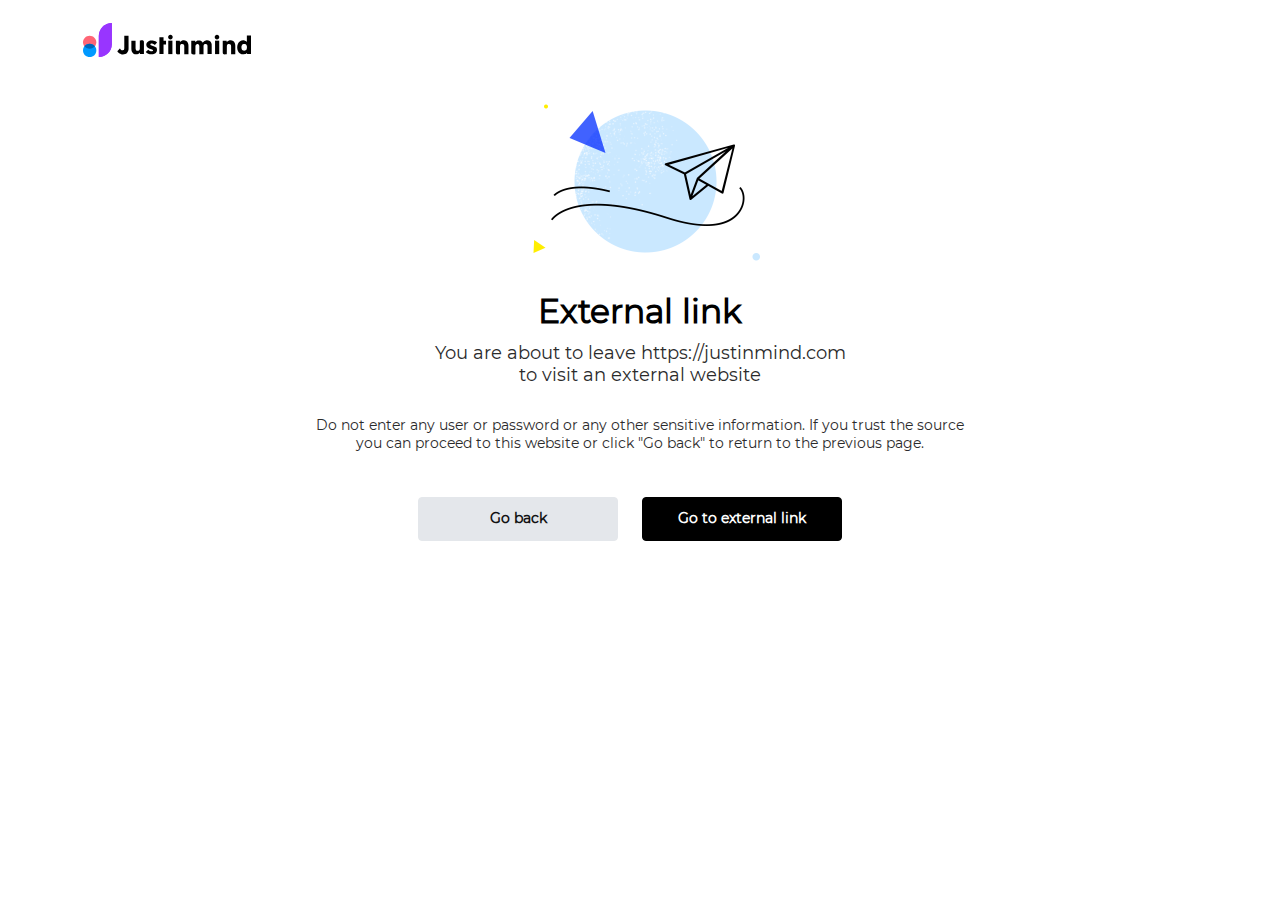
<file: resources/jim/html/external.html>
<!DOCTYPE html PUBLIC "-//W3C//DTD XHTML 1.1//EN" "http://www.w3.org/TR/xhtml11/DTD/xhtml11.dtd">
<html>
  <head>
    <meta http-equiv="content-type" content="text/html; charset=utf-8" />
    <title>External Link warning</title>
    <style type="text/css">
      body { background-color: #ffffff; font-family: 'JIM-Sans-Regular'; }
      
      .button {
	    background-color: #000000;
	    color: #FFFFFF;
	    display: inline-block;
	    font-size: 14px;
	    height: 42px;
	    line-height: 40px;
	    margin-right: 20px;
	    min-width: 198px;
	    text-align: center;
	    text-decoration: none;
	    font-weight:600;
	    cursor: pointer;
		border-radius: 4px;
		border-color: #000000;
		border-width: 1px;
		border-style: solid;
		transition: background-color .4s ease-in-out;
	  }
	  
	  .button.dark:hover {
	    background-color: #FFFFFF;
		color: #000000;
	  }
	  
	  .button.light {
	  	background-color: #E4E7EB;
		border-color: #E4E7EB;
	  	color: #121212;
		transition: opacity .4s ease-in-out;
	  }
	  .button.light:hover {
		opacity: 0.4;
		-webkit-font-smoothing: antialiased;
	  }
	  
      #logo {
    	height: 78px;
    	line-height: 78px;
    	position: relative;
		padding: 0px;
		margin: 23px 0 0 75px;
      }

	  #logo img {
	  	width: 168px;
		height: 33.6px;
    	max-height: 33.6px;
    	max-width: 168px;
    	vertical-align: top;
	  }
	  
	  #planeLogo {
		text-align: center;
	  }
	  
	  #planeLogo img {
		width: 290px;
		height: 164px;
		max-width: 290px;
		max-height: 164px;
	  }
	  
	  h1 {
	  	font-family: 'JIM-Sans-Regular';
	  	color: #000000;
		font-size: 33px;
		text-align: center;
		margin-bottom: -7px;
	  }
	  
	  .subTitle {
		color: #2B2B2B;
		font-size: 18px;
		text-align: center;
		margin-bottom: 30px;
	  }
	  
	  .subSubTitle {
		color: #2B2B2B;
		font-size: 14px;	
		text-align: center;		
	  }
	  
	  .buttons {
		text-align: center;
	  }
	  
	  p, div {
	  	color: #2B2B2B;
	  }
	  
	  .bold {
	  	display: contents;
		font-weight: bold;
		font-family: 'JIM-Sans-Regular';
	  }
	  
	  #link, #domain {
	  	display: contents;
	  }
	  
	  #externalLinkBox {
	  	margin: 0 auto;
	  	max-width: 750px;
	  }
	  
	  @font-face {
		font-family: 'JIM-Sans-Regular';
		src: url('../css/fonts/Montserrat-Regular.ttf') format('truetype');
	  }
	  
	  @font-face {
		font-family: 'JIM-Sans-Light';
		src: url('../css/fonts/Montserrat-Light.ttf') format('truetype');
	  }

    </style>
  </head>
  <body>
    <div id="editButtonPage">
	    <div id="logo"><img src="../images/logos/justinmind-logo-top.svg"/></div>

		<div id="externalLinkBox">
			<div id="planeLogo"><img src="../images/logos/externalTopImage.png"/></div>
			<h1>External link</h1>
		    <p class="subTitle">You are about to leave https://justinmind.com<br> to visit an external website</p>
		    <p class="subSubTitle" style="margin-bottom: 45px;" >Do not enter any user or password or any other sensitive information. If you trust the source<br>you can proceed to this website or click "Go back" to return to the previous page.</p>
			<div class="buttons">
				<div id="backButton" class="button light">Go back</div>
				<div id="goButton" class="button dark">Go to external link</div>
			</div>
	   </div>
    </div>
  </body>
  
  
  <script type="text/javascript">
  
  	var isTab, url;
  
  	window.onload = function() {
  		var searchParams = new URLSearchParams(window.location.search);
		url = searchParams.get('url');
		isTab = searchParams.get('tab');
		
		console.log(getDomain(url, true));
	};
  
	document.getElementById("backButton").addEventListener("click", function() { window.history.back(); });
	document.getElementById("goButton").addEventListener("click", function() { 
		if(isTab === "false") {
			window.location.replace(url);
		}
		else {
			popup = window.open(url, "_blank");
            popup.focus();
		}
	});
	
	function getDomain(url, subdomain) {
    	subdomain = subdomain || false;
		url = url.replace(/(https?:\/\/)?(www.)?(cloud.)?/i, '');

    	if (!subdomain) {
        	url = url.split('.');
        	url = url.slice(url.length - 2).join('.');
    	}

    	if (url.indexOf('/') !== -1) {
        	return url.split('/')[0];
    	}

    	return url;
	}
	
	
  </script>
  
</html>
</file>
